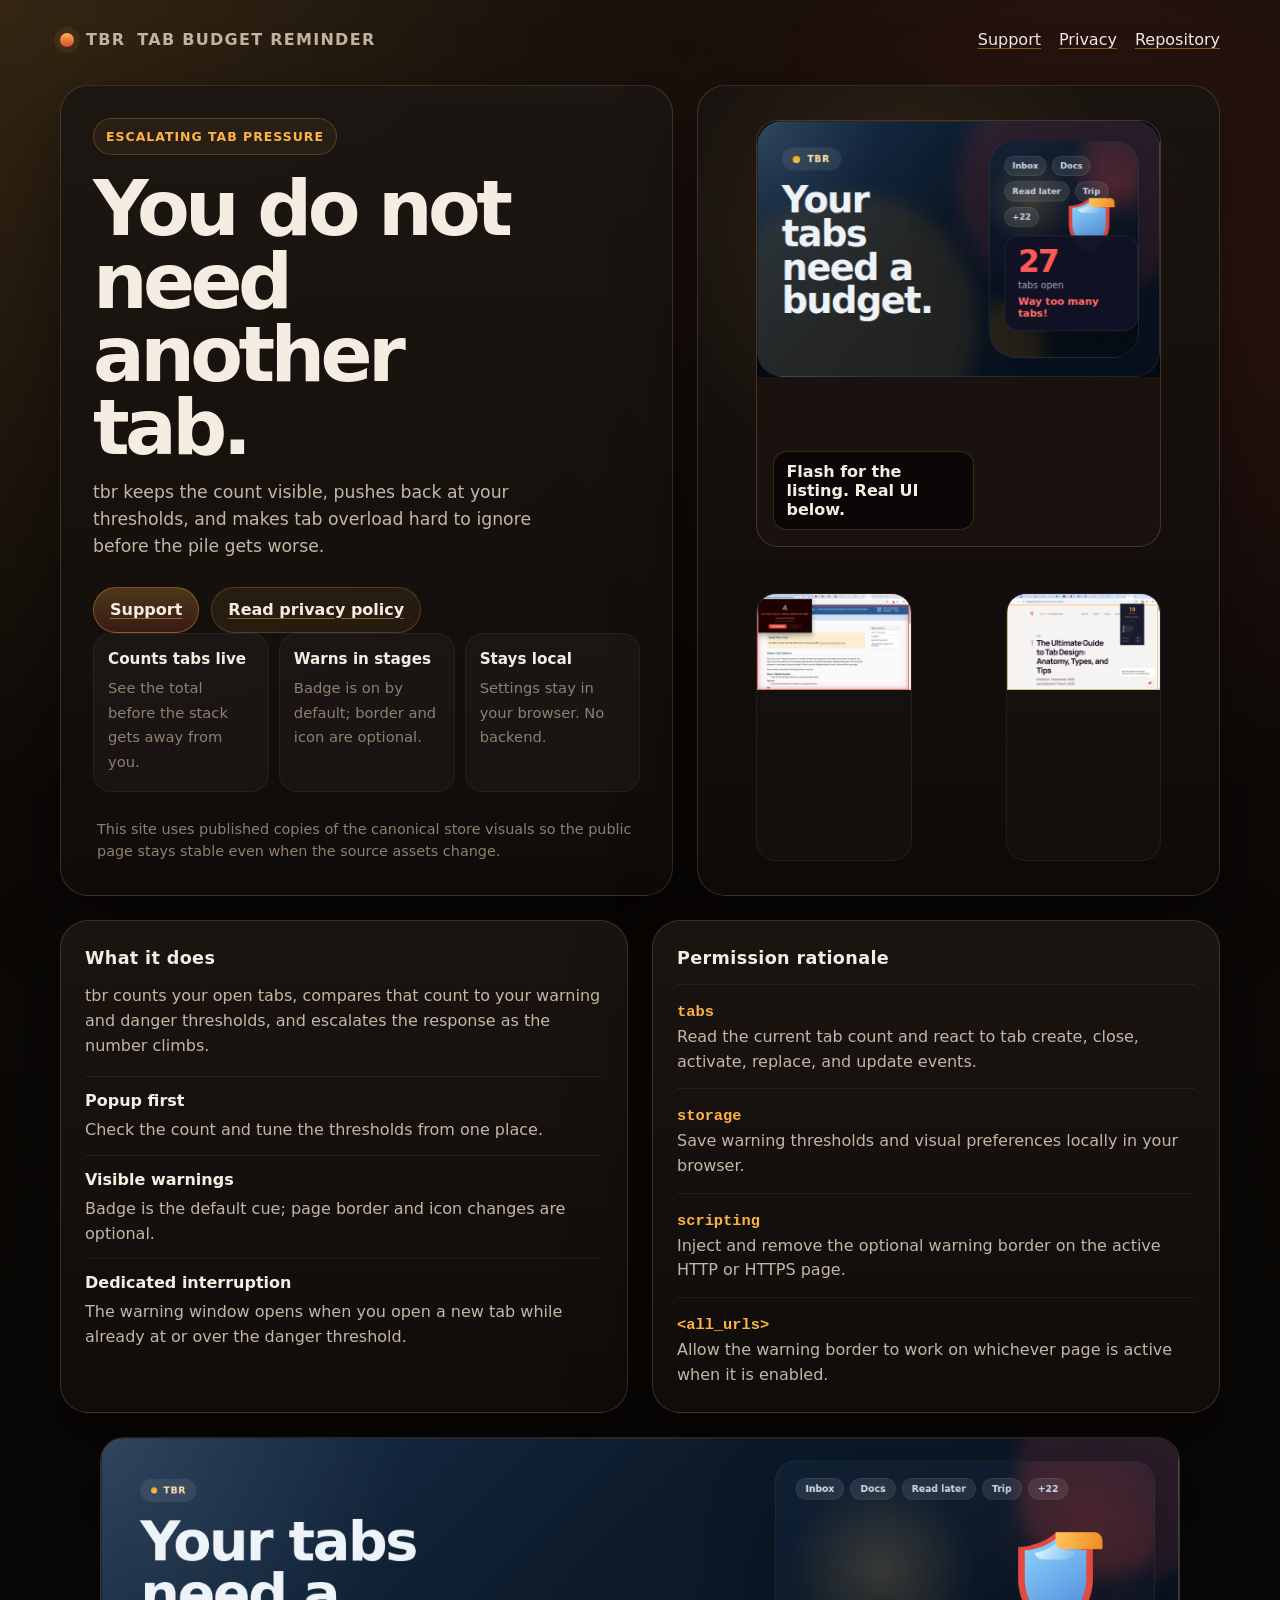
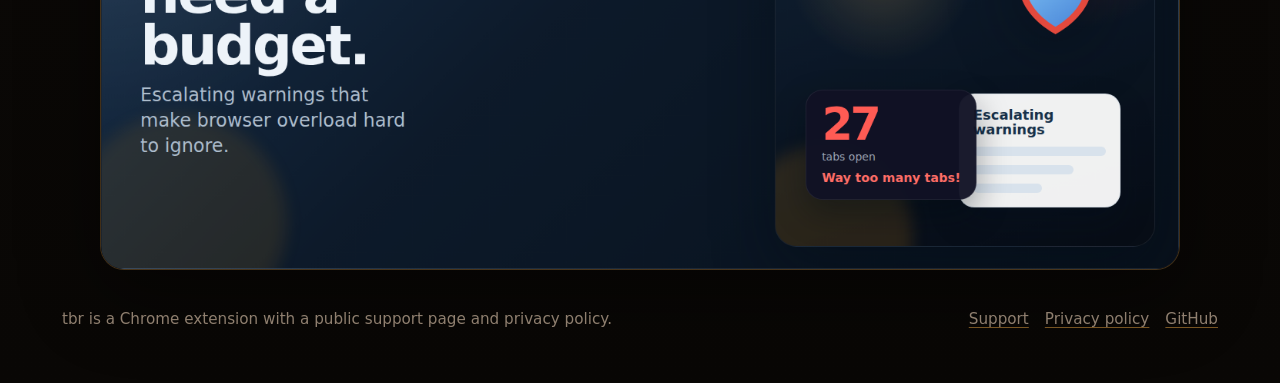
<file: docs/index.html>
<!doctype html>
<html lang="en">
  <head>
    <meta charset="utf-8" />
    <meta name="viewport" content="width=device-width, initial-scale=1" />
    <title>tbr - Tab Budget Reminder</title>
    <meta
      name="description"
      content="Chrome extension that keeps tab overload visible with escalating warnings, a live tab count, and a dedicated warning window."
    />
    <style>
      :root {
        color-scheme: dark;
        --bg: #090705;
        --bg-2: #120f0c;
        --panel: rgba(20, 16, 13, 0.88);
        --panel-strong: #17120f;
        --line: rgba(255, 217, 166, 0.16);
        --text: #f5ede2;
        --muted: #c5b5a4;
        --soft: #8f7f6f;
        --amber: #ffb347;
        --amber-2: #ff8a1f;
        --red: #d74a3a;
        --shadow: 0 24px 80px rgba(0, 0, 0, 0.45);
      }

      * {
        box-sizing: border-box;
      }

      html {
        scroll-behavior: smooth;
      }

      body {
        margin: 0;
        color: var(--text);
        background:
          radial-gradient(circle at top left, rgba(255, 179, 71, 0.16), transparent 34%),
          radial-gradient(circle at 85% 12%, rgba(215, 74, 58, 0.18), transparent 28%),
          linear-gradient(180deg, #0e0b09 0%, var(--bg) 100%);
        font: 16px/1.55 system-ui, -apple-system, BlinkMacSystemFont, "Segoe UI", sans-serif;
      }

      a {
        color: inherit;
        text-decoration-color: rgba(255, 179, 71, 0.45);
        text-underline-offset: 0.18em;
      }

      a:hover {
        color: var(--amber);
      }

      .wrap {
        width: min(1160px, calc(100% - 32px));
        margin: 0 auto;
        padding: 28px 0 56px;
      }

      header,
      main,
      footer {
        position: relative;
        z-index: 1;
      }

      .topbar {
        display: flex;
        align-items: center;
        justify-content: space-between;
        gap: 16px;
        margin-bottom: 32px;
      }

      .brand {
        display: inline-flex;
        align-items: center;
        gap: 12px;
        font-weight: 700;
        letter-spacing: 0.08em;
        text-transform: uppercase;
        color: var(--muted);
      }

      .brand-mark {
        width: 14px;
        height: 14px;
        border-radius: 50%;
        background: linear-gradient(180deg, var(--amber), var(--red));
        box-shadow: 0 0 0 6px rgba(255, 179, 71, 0.08);
      }

      .toplinks {
        display: flex;
        gap: 18px;
        flex-wrap: wrap;
        justify-content: flex-end;
      }

      .hero {
        display: grid;
        grid-template-columns: 1.08fr 0.92fr;
        gap: 24px;
        align-items: stretch;
      }

      .panel {
        background: linear-gradient(180deg, rgba(28, 22, 18, 0.92), rgba(17, 13, 11, 0.92));
        border: 1px solid var(--line);
        border-radius: 28px;
        box-shadow: var(--shadow);
        overflow: hidden;
      }

      .hero-copy {
        padding: 32px;
        display: flex;
        flex-direction: column;
        justify-content: space-between;
        gap: 28px;
        min-height: 100%;
      }

      .eyebrow {
        display: inline-flex;
        align-items: center;
        gap: 10px;
        width: fit-content;
        padding: 8px 12px;
        border-radius: 999px;
        border: 1px solid rgba(255, 179, 71, 0.22);
        background: rgba(255, 179, 71, 0.06);
        color: var(--amber);
        letter-spacing: 0.08em;
        text-transform: uppercase;
        font-size: 0.78rem;
        font-weight: 700;
      }

      h1 {
        margin: 18px 0 14px;
        font-size: clamp(3rem, 6vw, 5.8rem);
        line-height: 0.95;
        letter-spacing: -0.06em;
        max-width: 9ch;
      }

      .lede {
        margin: 0;
        max-width: 40ch;
        font-size: 1.08rem;
        color: var(--muted);
      }

      .cta-row {
        display: flex;
        gap: 12px;
        flex-wrap: wrap;
      }

      .btn {
        display: inline-flex;
        align-items: center;
        justify-content: center;
        min-height: 46px;
        padding: 0 16px;
        border-radius: 999px;
        border: 1px solid rgba(255, 179, 71, 0.22);
        background: rgba(255, 179, 71, 0.08);
        color: var(--text);
        font-weight: 650;
      }

      .btn.primary {
        background: linear-gradient(180deg, rgba(255, 179, 71, 0.24), rgba(215, 74, 58, 0.2));
        border-color: rgba(255, 179, 71, 0.34);
      }

      .hero-note {
        display: grid;
        grid-template-columns: repeat(3, minmax(0, 1fr));
        gap: 10px;
      }

      .note {
        padding: 14px 14px 16px;
        border-radius: 18px;
        background: rgba(255, 255, 255, 0.03);
        border: 1px solid rgba(255, 255, 255, 0.05);
      }

      .note strong {
        display: block;
        margin-bottom: 4px;
        font-size: 0.95rem;
      }

      .note span {
        color: var(--soft);
        font-size: 0.92rem;
      }

      .visual-note {
        margin: -2px 4px 0;
        color: var(--soft);
        font-size: 0.9rem;
      }

      .visual {
        padding: 18px;
        display: grid;
        gap: 14px;
        background:
          radial-gradient(circle at 40% 20%, rgba(255, 179, 71, 0.12), transparent 34%),
          linear-gradient(180deg, rgba(26, 20, 16, 0.98), rgba(15, 11, 9, 0.98));
      }

      .anchor {
        position: relative;
        border-radius: 22px;
        overflow: hidden;
        border: 1px solid rgba(255, 179, 71, 0.22);
        background: #1a120e;
        min-height: 0;
      }

      .anchor img,
      .shot img,
      .marquee img {
        display: block;
        width: 100%;
        height: auto;
      }

      .anchor .caption {
        position: absolute;
        left: 16px;
        bottom: 16px;
        max-width: 18ch;
        padding: 10px 12px;
        border-radius: 14px;
        background: rgba(8, 6, 5, 0.82);
        border: 1px solid rgba(255, 179, 71, 0.2);
        font-weight: 700;
        line-height: 1.2;
      }

      .shots {
        display: grid;
        grid-template-columns: 1fr 1fr;
        gap: 14px;
      }

      .shot {
        overflow: hidden;
        border-radius: 20px;
        border: 1px solid rgba(255, 255, 255, 0.06);
        background: rgba(255, 255, 255, 0.02);
      }

      .section {
        margin-top: 24px;
        display: grid;
        grid-template-columns: 1fr 1fr;
        gap: 24px;
      }

      .section .panel {
        padding: 24px;
      }

      h2 {
        margin: 0 0 12px;
        font-size: 1.1rem;
        letter-spacing: 0.02em;
      }

      .copy {
        color: var(--muted);
        margin: 0;
      }

      .list {
        margin: 18px 0 0;
        padding: 0;
        list-style: none;
        display: grid;
        gap: 12px;
      }

      .list li {
        padding-top: 12px;
        border-top: 1px solid rgba(255, 255, 255, 0.06);
      }

      .list strong {
        display: block;
        margin-bottom: 4px;
        color: var(--text);
      }

      .permission {
        display: grid;
        gap: 14px;
      }

      .permission article {
        padding: 14px 0 0;
        border-top: 1px solid rgba(255, 255, 255, 0.06);
      }

      .permission code {
        color: var(--amber);
        font-size: 0.96em;
      }

      .marquee {
        margin-top: 24px;
        border-radius: 24px;
        overflow: hidden;
        border: 1px solid rgba(255, 179, 71, 0.2);
      }

      .footer {
        display: flex;
        justify-content: space-between;
        gap: 18px;
        flex-wrap: wrap;
        padding: 22px 2px 0;
        color: var(--soft);
        font-size: 0.95rem;
      }

      .footer-links {
        display: flex;
        gap: 16px;
        flex-wrap: wrap;
      }

      @media (max-width: 920px) {
        .hero,
        .section {
          grid-template-columns: 1fr;
        }

        h1 {
          max-width: none;
        }
      }

      @media (max-width: 640px) {
        .wrap {
          width: min(100% - 20px, 1160px);
          padding-top: 14px;
        }

        .topbar {
          flex-direction: column;
          align-items: flex-start;
        }

        .toplinks {
          justify-content: flex-start;
        }

        .hero-copy,
        .section .panel {
          padding: 20px;
        }

        .hero-note,
        .shots {
          grid-template-columns: 1fr;
        }

        h1 {
          font-size: clamp(2.6rem, 15vw, 4rem);
        }
      }
    </style>
  </head>
  <body>
    <div class="wrap">
      <header class="topbar">
        <div class="brand" aria-label="tbr Tab Budget Reminder">
          <span class="brand-mark" aria-hidden="true"></span>
          <span>tbr</span>
          <span>Tab Budget Reminder</span>
        </div>
        <nav class="toplinks" aria-label="Primary">
          <a href="https://github.com/CabaVarga/tbr/issues">Support</a>
          <a href="./privacy/">Privacy</a>
          <a href="https://github.com/CabaVarga/tbr">Repository</a>
        </nav>
      </header>

      <main>
        <section class="hero">
          <div class="panel hero-copy">
            <div>
              <div class="eyebrow">Escalating tab pressure</div>
              <h1>You do not need another tab.</h1>
              <p class="lede">
                tbr keeps the count visible, pushes back at your thresholds, and
                makes tab overload hard to ignore before the pile gets worse.
              </p>
            </div>

            <div>
              <div class="cta-row">
                <a class="btn primary" href="https://github.com/CabaVarga/tbr/issues">Support</a>
                <a class="btn" href="./privacy/">Read privacy policy</a>
              </div>
              <div class="hero-note" aria-label="Product summary">
                <div class="note">
                  <strong>Counts tabs live</strong>
                  <span>See the total before the stack gets away from you.</span>
                </div>
                <div class="note">
                  <strong>Warns in stages</strong>
                  <span>Badge is on by default; border and icon are optional.</span>
                </div>
                <div class="note">
                  <strong>Stays local</strong>
                  <span>Settings stay in your browser. No backend.</span>
                </div>
              </div>
            </div>
            <p class="visual-note">
              This site uses published copies of the canonical store visuals so
              the public page stays stable even when the source assets change.
            </p>
          </div>

          <div class="panel visual">
            <figure class="anchor">
              <img
                src="assets/store-visuals/promo-tile-small-440x280.png"
                alt="Illustrated promo tile for tbr using the shield icon and warning-first tab budget concept"
              />
              <figcaption class="caption">Flash for the listing. Real UI below.</figcaption>
            </figure>
            <div class="shots" aria-label="Supporting screenshots">
              <figure class="shot">
                <img
                  src="assets/store-visuals/screenshot-02-warning-window.png"
                  width="1280"
                  height="800"
                  loading="lazy"
                  decoding="async"
                  alt="Warning window shown when a new tab opens while the tab count is already at or over the danger threshold"
                />
              </figure>
              <figure class="shot">
                <img
                  src="assets/store-visuals/screenshot-03-settings.png"
                  width="1280"
                  height="800"
                  loading="lazy"
                  decoding="async"
                  alt="Settings view for warning thresholds and visual alerts"
                />
              </figure>
            </div>
          </div>
        </section>

        <section class="section">
          <article class="panel">
            <h2>What it does</h2>
            <p class="copy">
              tbr counts your open tabs, compares that count to your warning and
              danger thresholds, and escalates the response as the number climbs.
            </p>
            <ul class="list">
              <li>
                <strong>Popup first</strong>
                <span class="copy">Check the count and tune the thresholds from one place.</span>
              </li>
              <li>
                <strong>Visible warnings</strong>
                <span class="copy">Badge is the default cue; page border and icon changes are optional.</span>
              </li>
              <li>
                <strong>Dedicated interruption</strong>
                <span class="copy">The warning window opens when you open a new tab while already at or over the danger threshold.</span>
              </li>
            </ul>
          </article>

          <article class="panel">
            <h2>Permission rationale</h2>
            <div class="permission">
              <article>
                <strong><code>tabs</code></strong>
                <p class="copy">Read the current tab count and react to tab create, close, activate, replace, and update events.</p>
              </article>
              <article>
                <strong><code>storage</code></strong>
                <p class="copy">Save warning thresholds and visual preferences locally in your browser.</p>
              </article>
              <article>
                <strong><code>scripting</code></strong>
                <p class="copy">Inject and remove the optional warning border on the active HTTP or HTTPS page.</p>
              </article>
              <article>
                <strong><code>&lt;all_urls&gt;</code></strong>
                <p class="copy">Allow the warning border to work on whichever page is active when it is enabled.</p>
              </article>
            </div>
          </article>
        </section>

        <figure class="marquee panel" aria-label="Promo marquee">
          <img
            src="assets/store-visuals/promo-marquee-1400x560.png"
            width="1400"
            height="560"
            loading="lazy"
            decoding="async"
            alt="Promotional banner for tbr showing the warning-first tab budget reminder concept"
          />
        </figure>
      </main>

      <footer class="footer">
        <div>tbr is a Chrome extension with a public support page and privacy policy.</div>
        <div class="footer-links">
          <a href="https://github.com/CabaVarga/tbr/issues">Support</a>
          <a href="./privacy/">Privacy policy</a>
          <a href="https://github.com/CabaVarga/tbr">GitHub</a>
        </div>
      </footer>
    </div>
  </body>
</html>
</file>
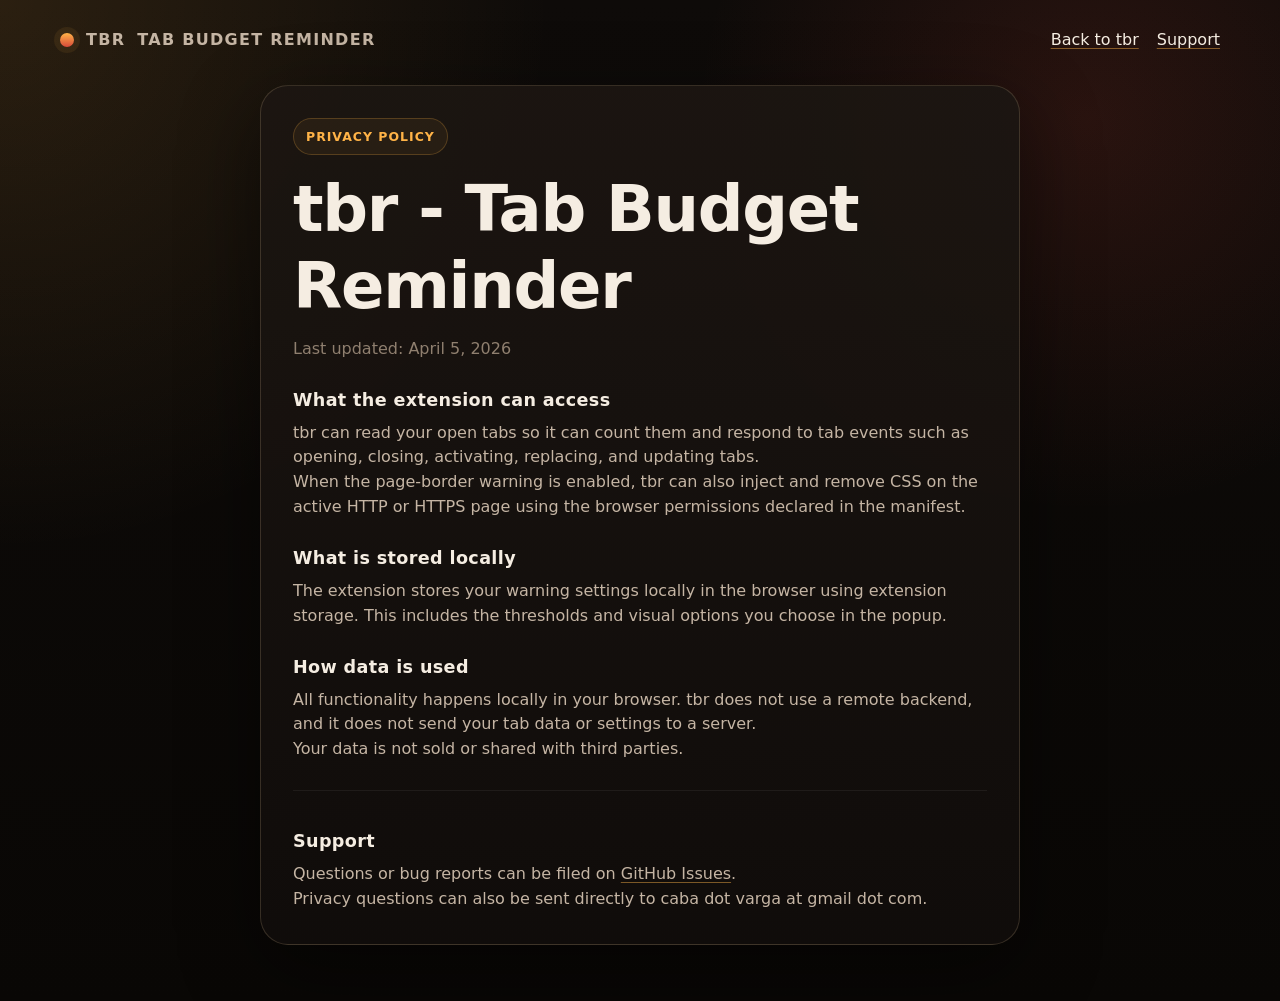
<file: docs/privacy/index.html>
<!doctype html>
<html lang="en">
  <head>
    <meta charset="utf-8" />
    <meta name="viewport" content="width=device-width, initial-scale=1" />
    <title>tbr Privacy Policy | Tab Budget Reminder</title>
    <meta
      name="description"
      content="Privacy policy for tbr, a Chrome extension with local-first tab warnings and no backend."
    />
    <style>
      :root {
        color-scheme: dark;
        --bg: #090705;
        --bg-2: #120f0c;
        --panel: rgba(20, 16, 13, 0.88);
        --line: rgba(255, 217, 166, 0.16);
        --text: #f5ede2;
        --muted: #c5b5a4;
        --soft: #8f7f6f;
        --amber: #ffb347;
        --shadow: 0 24px 80px rgba(0, 0, 0, 0.45);
      }

      * {
        box-sizing: border-box;
      }

      body {
        margin: 0;
        color: var(--text);
        background:
          radial-gradient(circle at top left, rgba(255, 179, 71, 0.12), transparent 34%),
          radial-gradient(circle at 85% 12%, rgba(215, 74, 58, 0.14), transparent 28%),
          linear-gradient(180deg, #0e0b09 0%, var(--bg) 100%);
        font: 16px/1.55 system-ui, -apple-system, BlinkMacSystemFont, "Segoe UI", sans-serif;
      }

      a {
        color: inherit;
        text-decoration-color: rgba(255, 179, 71, 0.45);
        text-underline-offset: 0.18em;
      }

      a:hover {
        color: var(--amber);
      }

      .wrap {
        width: min(1160px, calc(100% - 32px));
        margin: 0 auto;
        padding: 28px 0 56px;
      }

      header,
      main {
        position: relative;
        z-index: 1;
      }

      .topbar {
        display: flex;
        align-items: center;
        justify-content: space-between;
        gap: 16px;
        margin-bottom: 32px;
      }

      .brand {
        display: inline-flex;
        align-items: center;
        gap: 12px;
        font-weight: 700;
        letter-spacing: 0.08em;
        text-transform: uppercase;
        color: var(--muted);
      }

      .brand-mark {
        width: 14px;
        height: 14px;
        border-radius: 50%;
        background: linear-gradient(180deg, var(--amber), #d74a3a);
        box-shadow: 0 0 0 6px rgba(255, 179, 71, 0.08);
      }

      .toplinks {
        display: flex;
        gap: 18px;
        flex-wrap: wrap;
        justify-content: flex-end;
      }

      .panel {
        background: linear-gradient(180deg, rgba(28, 22, 18, 0.92), rgba(17, 13, 11, 0.92));
        border: 1px solid var(--line);
        border-radius: 28px;
        box-shadow: var(--shadow);
        overflow: hidden;
      }

      .privacy {
        max-width: 760px;
        margin: 0 auto;
        padding: 32px;
      }

      .eyebrow {
        display: inline-flex;
        align-items: center;
        gap: 10px;
        width: fit-content;
        margin-bottom: 16px;
        padding: 8px 12px;
        border-radius: 999px;
        border: 1px solid rgba(255, 179, 71, 0.22);
        background: rgba(255, 179, 71, 0.06);
        color: var(--amber);
        letter-spacing: 0.08em;
        text-transform: uppercase;
        font-size: 0.78rem;
        font-weight: 700;
      }

      h1,
      h2 {
        line-height: 1.2;
        letter-spacing: -0.02em;
      }

      h1 {
        margin: 0 0 12px;
        font-size: clamp(2.4rem, 5vw, 4rem);
      }

      h2 {
        margin: 28px 0 10px;
        font-size: 1.1rem;
        letter-spacing: 0.02em;
      }

      .copy {
        margin: 0;
        color: var(--muted);
      }

      .meta {
        margin: 0 0 24px;
        color: var(--soft);
      }

      .back {
        display: inline-block;
        margin-bottom: 18px;
        font-weight: 650;
      }

      .support {
        border-top: 1px solid rgba(255, 255, 255, 0.06);
        margin-top: 28px;
        padding-top: 12px;
      }

      @media (max-width: 640px) {
        .wrap {
          width: min(100% - 20px, 1160px);
          padding-top: 14px;
        }

        .topbar {
          flex-direction: column;
          align-items: flex-start;
        }

        .toplinks {
          justify-content: flex-start;
        }

        .privacy {
          padding: 20px;
        }
      }
    </style>
  </head>
  <body>
    <div class="wrap">
      <header class="topbar">
        <div class="brand" aria-label="tbr Tab Budget Reminder">
          <span class="brand-mark" aria-hidden="true"></span>
          <span>tbr</span>
          <span>Tab Budget Reminder</span>
        </div>
        <nav class="toplinks" aria-label="Primary">
          <a href="../">Back to tbr</a>
          <a href="https://github.com/CabaVarga/tbr/issues">Support</a>
        </nav>
      </header>

      <main>
        <article class="panel privacy">
          <div class="eyebrow">Privacy policy</div>
          <h1>tbr - Tab Budget Reminder</h1>
          <p class="meta">Last updated: April 5, 2026</p>

          <h2>What the extension can access</h2>
          <p class="copy">
            tbr can read your open tabs so it can count them and respond to tab
            events such as opening, closing, activating, replacing, and updating
            tabs.
          </p>
          <p class="copy">
            When the page-border warning is enabled, tbr can also inject and
            remove CSS on the active HTTP or HTTPS page using the browser
            permissions declared in the manifest.
          </p>

          <h2>What is stored locally</h2>
          <p class="copy">
            The extension stores your warning settings locally in the browser
            using extension storage. This includes the thresholds and visual
            options you choose in the popup.
          </p>

          <h2>How data is used</h2>
          <p class="copy">
            All functionality happens locally in your browser. tbr does not use
            a remote backend, and it does not send your tab data or settings to
            a server.
          </p>
          <p class="copy">
            Your data is not sold or shared with third parties.
          </p>

          <section class="support" aria-labelledby="support-title">
            <h2 id="support-title">Support</h2>
            <p class="copy">
              Questions or bug reports can be filed on
              <a href="https://github.com/CabaVarga/tbr/issues">GitHub Issues</a>.
            </p>
            <p class="copy">
              Privacy questions can also be sent directly to caba dot varga at gmail dot com.
            </p>
          </section>
        </article>
      </main>
    </div>
  </body>
</html>
</file>
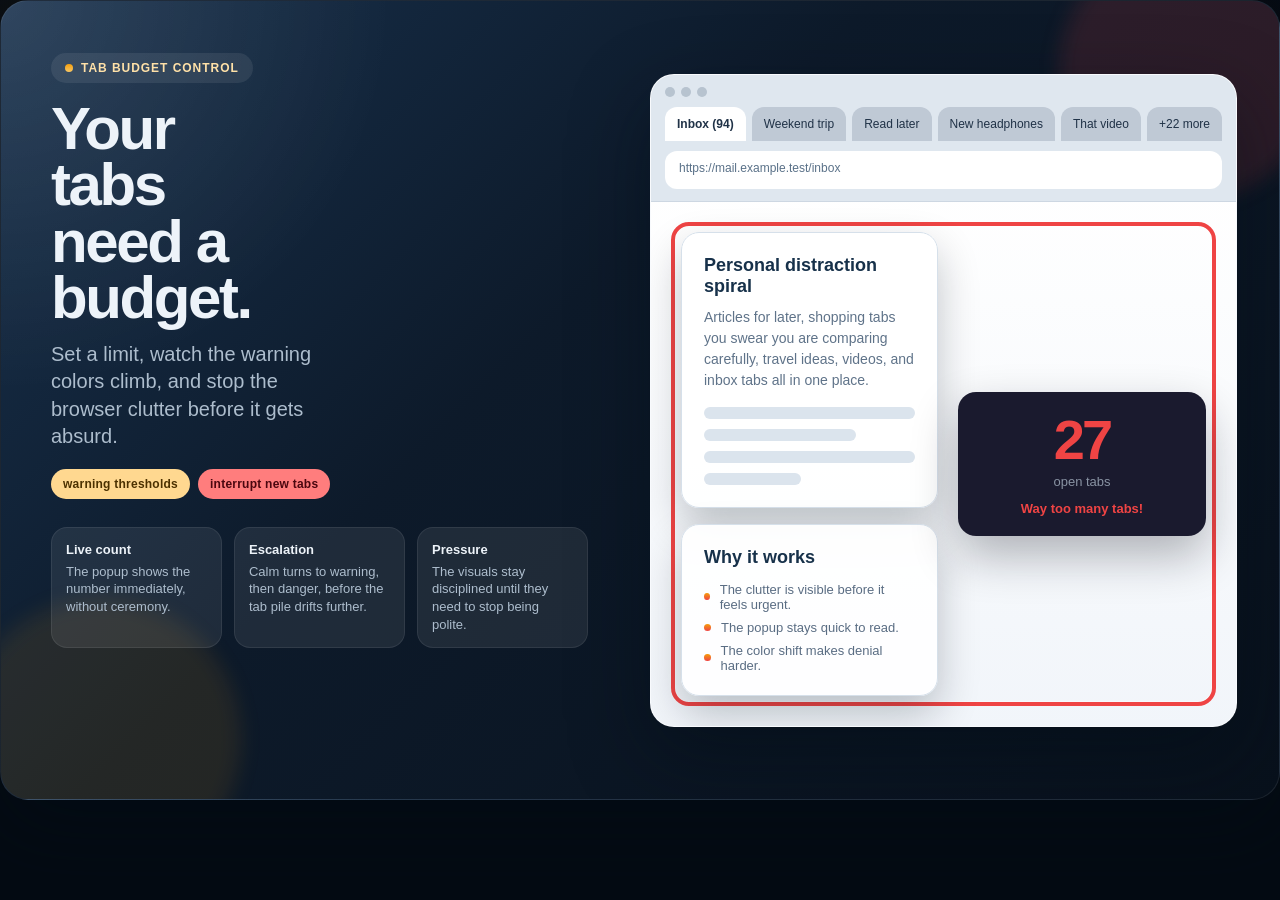
<file: store-visuals/source/index.html>
<!DOCTYPE html>
<html lang="en">
<head>
  <meta charset="UTF-8">
  <meta name="viewport" content="width=device-width, initial-scale=1.0">
  <title>tbr store visuals</title>
  <link rel="icon" href="data:image/svg+xml,%3Csvg xmlns='http://www.w3.org/2000/svg' viewBox='0 0 64 64'%3E%3Crect width='64' height='64' rx='14' fill='%23111c2d'/%3E%3Ctext x='32' y='42' text-anchor='middle' font-size='34' fill='%23ef4444'%3E27%3C/text%3E%3C/svg%3E">
  <link rel="stylesheet" href="./styles.css">
</head>
<body>
  <main id="app" aria-live="polite"></main>
  <script type="module" src="./render.js"></script>
</body>
</html>
</file>
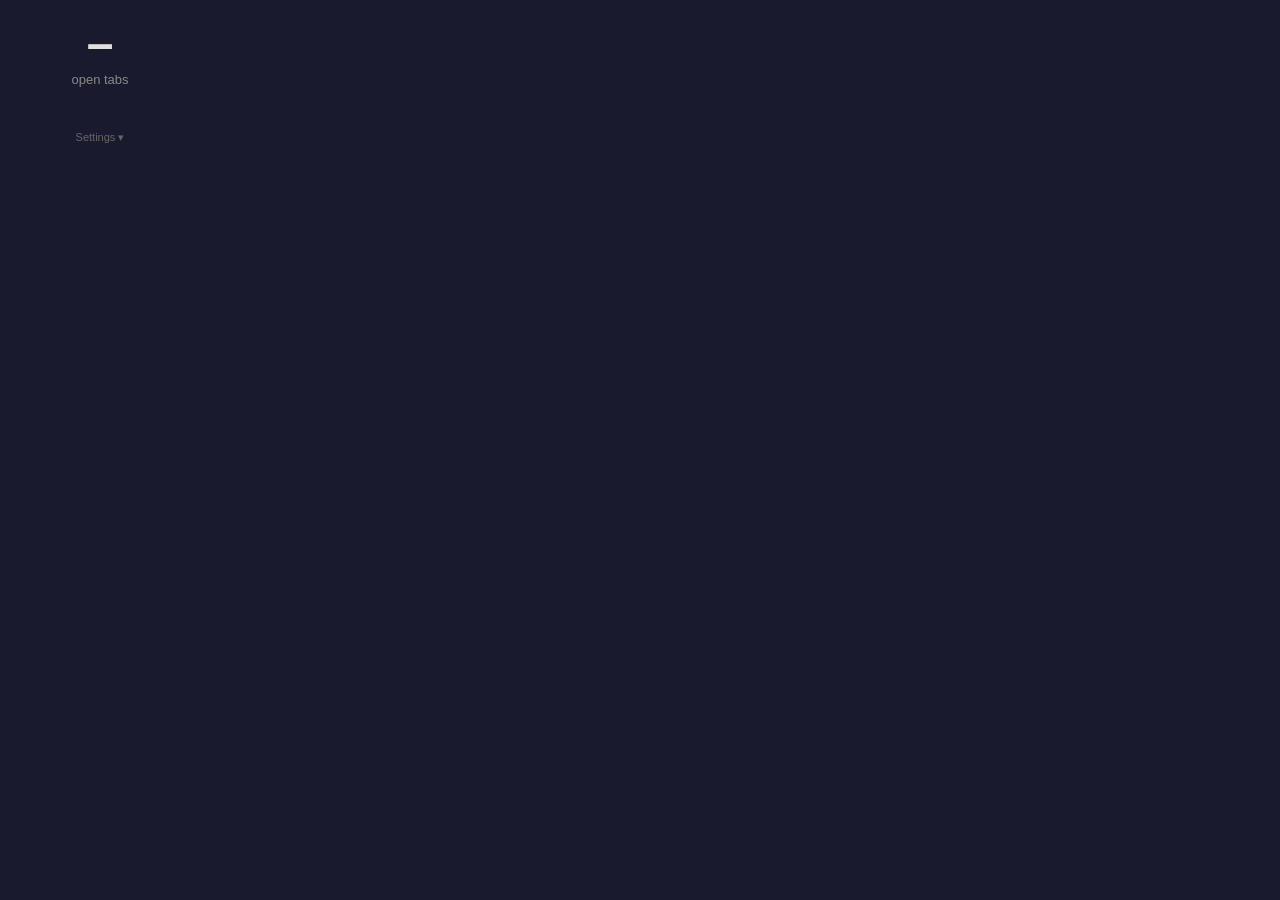
<file: popup.html>
<!DOCTYPE html>
<html lang="en">
<head>
  <meta charset="UTF-8">
  <link rel="stylesheet" href="popup.css">
</head>
<body>
  <div id="container">
    <div id="count">–</div>
    <div id="label">open tabs</div>
    <div id="message"></div>
  </div>
  <div id="settings-toggle">Settings <span id="arrow">&#9662;</span></div>
  <div id="settings" class="collapsed">
    <div class="group">
      <div class="group-title">Warnings</div>
      <div class="setting">
        <label><input type="checkbox" id="opt-badge"><span>Badge color</span></label>
      </div>
      <div class="setting">
        <label><input type="checkbox" id="opt-pageBorder"><span>Page border</span></label>
      </div>
      <div class="setting">
        <label><input type="checkbox" id="opt-dynamicIcon"><span>Icon color</span></label>
      </div>
    </div>
    <div class="group">
      <div class="group-title">Thresholds</div>
      <div class="limit">
        <label for="limit-warn">Warning at</label>
        <input type="number" id="limit-warn" min="1" max="50">
      </div>
      <div class="limit">
        <label for="limit-danger">Danger at</label>
        <input type="number" id="limit-danger" min="2" max="100">
      </div>
    </div>
  </div>
  <script src="settings.js"></script>
  <script src="popup.js"></script>
</body>
</html>
</file>
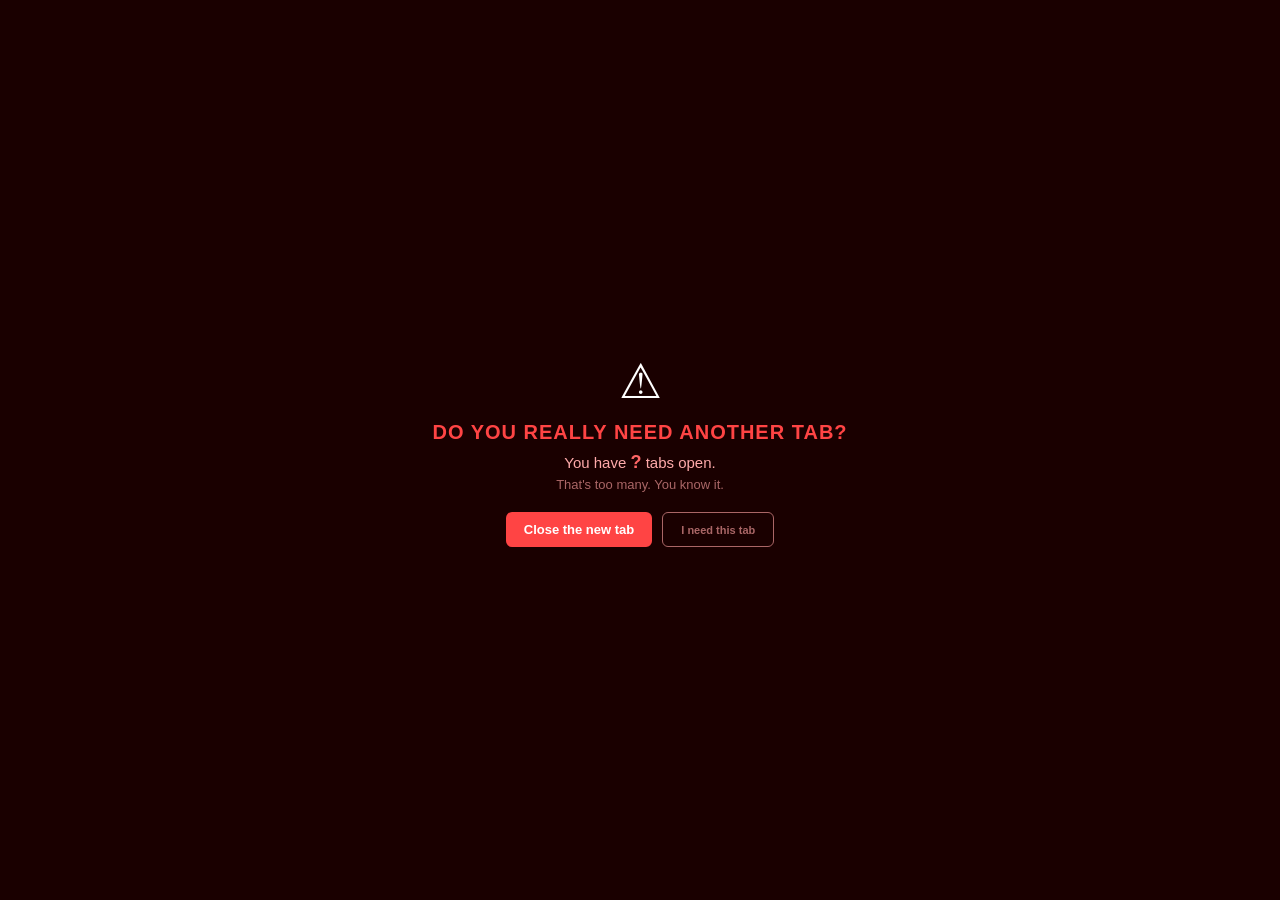
<file: warning.html>
<!DOCTYPE html>
<html lang="en">
<head>
  <meta charset="UTF-8">
  <link rel="stylesheet" href="warning.css">
</head>
<body>
  <div id="container">
    <div id="icon">&#9888;</div>
    <h1>Do you REALLY need another tab?</h1>
    <p id="count-msg">You have <span id="count">?</span> tabs open.</p>
    <p id="subtitle">That's too many. You know it.</p>
    <div id="buttons">
      <button id="close-tab">Close the new tab</button>
      <button id="keep-tab">I need this tab</button>
    </div>
  </div>
  <script src="warning.js"></script>
</body>
</html>
</file>
<file: store-visuals/source/styles.css>
:root {
  --scene-width: 1280px;
  --scene-height: 800px;
  --bg-deep: #07111b;
  --bg-navy: #112338;
  --bg-panel: #0d1a2a;
  --surface: #f7f9fc;
  --surface-line: #d6e0ea;
  --text-strong: #edf3f9;
  --text-soft: #adbdcd;
  --text-ink: #17314a;
  --warn: #f59e0b;
  --danger: #ef4444;
  --danger-dark: #5d1118;
  --good: #6bcb77;
  --shadow-heavy: 0 28px 80px rgba(3, 11, 21, 0.42);
  --shadow-card: 0 18px 42px rgba(6, 16, 28, 0.24);
}

* {
  box-sizing: border-box;
}

html,
body {
  margin: 0;
  min-height: 100%;
  background:
    radial-gradient(circle at 15% 10%, rgba(245, 158, 11, 0.08), transparent 24%),
    radial-gradient(circle at 80% 12%, rgba(239, 68, 68, 0.1), transparent 24%),
    #040b13;
  font-family: "Avenir Next", "Segoe UI", "Helvetica Neue", sans-serif;
}

body {
  display: grid;
  place-items: center;
}

#app {
  width: var(--scene-width);
  height: var(--scene-height);
}

.scene {
  position: relative;
  width: 100%;
  height: 100%;
  overflow: hidden;
  border-radius: 28px;
  border: 1px solid rgba(255, 255, 255, 0.08);
  background:
    radial-gradient(circle at top left, rgba(255, 255, 255, 0.1), transparent 26%),
    linear-gradient(135deg, #18314d 0%, #0d1a2a 42%, #08111c 100%);
  box-shadow: var(--shadow-heavy);
  color: var(--text-strong);
}

.scene::before,
.scene::after {
  content: "";
  position: absolute;
  pointer-events: none;
  border-radius: 999px;
  filter: blur(10px);
}

.scene::before {
  inset: auto auto -80px -40px;
  width: 280px;
  height: 280px;
  background: rgba(245, 158, 11, 0.1);
}

.scene::after {
  inset: -60px -40px auto auto;
  width: 260px;
  height: 260px;
  background: rgba(239, 68, 68, 0.14);
}

.scene.layout-screenshot {
  display: grid;
  grid-template-columns: 1.02fr 0.98fr;
}

.scene.layout-promo {
  display: grid;
  grid-template-columns: 1.15fr 0.85fr;
}

.scene.layout-marquee {
  display: grid;
  grid-template-columns: 1.25fr 0.75fr;
}

.hero-panel {
  position: relative;
  z-index: 1;
  display: flex;
  flex-direction: column;
  justify-content: space-between;
  padding: 52px 50px 44px;
}

.eyebrow {
  display: inline-flex;
  align-items: center;
  gap: 8px;
  width: fit-content;
  padding: 8px 14px;
  border-radius: 999px;
  background: rgba(255, 255, 255, 0.08);
  color: #ffe1a8;
  font-size: 12px;
  font-weight: 800;
  letter-spacing: 0.08em;
  text-transform: uppercase;
}

.eyebrow::before {
  content: "";
  width: 8px;
  height: 8px;
  border-radius: 50%;
  background: linear-gradient(180deg, var(--warn), #f7c766);
}

.headline {
  margin: 18px 0 14px;
  font-size: 60px;
  line-height: 0.94;
  letter-spacing: -0.04em;
  max-width: 7ch;
}

.subtitle {
  margin: 0;
  max-width: 27ch;
  font-size: 20px;
  line-height: 1.38;
  color: var(--text-soft);
}

.chips {
  display: flex;
  gap: 8px;
  flex-wrap: wrap;
  margin-top: 18px;
}

.chip {
  display: inline-flex;
  align-items: center;
  min-height: 30px;
  padding: 6px 12px;
  border-radius: 999px;
  font-size: 12px;
  font-weight: 800;
  letter-spacing: 0.02em;
}

.chip.warn {
  background: #ffd890;
  color: #4c3100;
}

.chip.danger {
  background: #ff7d7d;
  color: #4b070f;
}

.detail-strip {
  display: grid;
  grid-template-columns: repeat(3, minmax(0, 1fr));
  gap: 12px;
  margin-top: 28px;
}

.detail-card {
  padding: 14px;
  border-radius: 16px;
  background: rgba(255, 255, 255, 0.08);
  border: 1px solid rgba(255, 255, 255, 0.08);
}

.detail-card strong {
  display: block;
  margin-bottom: 6px;
  font-size: 13px;
}

.detail-card span {
  display: block;
  color: var(--text-soft);
  font-size: 13px;
  line-height: 1.35;
}

.browser-shell {
  position: relative;
  z-index: 1;
  padding: 36px 42px 36px 12px;
  display: flex;
  align-items: center;
}

.browser {
  width: 100%;
  border-radius: 24px;
  overflow: hidden;
  border: 1px solid rgba(255, 255, 255, 0.14);
  background: var(--surface);
  box-shadow: var(--shadow-heavy);
}

.browser-top {
  background: #dfe7ef;
  border-bottom: 1px solid #cdd7e2;
  padding: 12px 14px 0;
}

.toolbar-dots {
  display: flex;
  gap: 6px;
  margin-bottom: 10px;
}

.toolbar-dots span {
  width: 10px;
  height: 10px;
  border-radius: 50%;
  background: #b7c3cf;
}

.tab-row {
  display: flex;
  align-items: end;
  gap: 6px;
  overflow: hidden;
}

.tab {
  display: inline-flex;
  align-items: center;
  max-width: 132px;
  min-height: 34px;
  padding: 8px 12px;
  border-radius: 12px 12px 0 0;
  background: #bfc9d5;
  color: #203247;
  font-size: 12px;
  white-space: nowrap;
  text-overflow: ellipsis;
  overflow: hidden;
}

.tab.active {
  background: #ffffff;
  font-weight: 800;
}

.address {
  margin-top: 10px;
  margin-bottom: 12px;
  min-height: 38px;
  padding: 10px 14px;
  border-radius: 12px;
  background: #ffffff;
  color: #5a7188;
  font-size: 12px;
}

.browser-body {
  position: relative;
  min-height: 490px;
  padding: 30px;
  background:
    linear-gradient(180deg, rgba(255, 255, 255, 0.95) 0%, rgba(241, 245, 250, 0.96) 100%);
}

.browser-body.danger-frame::before {
  content: "";
  position: absolute;
  inset: 20px;
  border: 4px solid var(--danger);
  border-radius: 18px;
  box-shadow: inset 0 0 0 1px rgba(255, 255, 255, 0.35);
}

.page-grid {
  position: relative;
  z-index: 1;
  display: grid;
  grid-template-columns: 1.04fr 0.96fr;
  gap: 20px;
}

.stack {
  display: grid;
  gap: 16px;
}

.content-card {
  padding: 22px;
  border-radius: 18px;
  border: 1px solid var(--surface-line);
  background: rgba(255, 255, 255, 0.94);
  box-shadow: var(--shadow-card);
}

.content-card h3 {
  margin: 0;
  font-size: 18px;
  color: var(--text-ink);
}

.content-card p {
  margin: 10px 0 0;
  color: #5f7389;
  font-size: 14px;
  line-height: 1.5;
}

.page-lines {
  display: grid;
  gap: 10px;
  margin-top: 16px;
}

.page-line {
  height: 12px;
  border-radius: 999px;
  background: #dbe4ed;
}

.page-line.long {
  width: 100%;
}

.page-line.medium {
  width: 72%;
}

.page-line.short {
  width: 46%;
}

.bullet-list {
  display: grid;
  gap: 8px;
  margin-top: 14px;
}

.bullet {
  display: flex;
  align-items: center;
  gap: 10px;
  color: #5a6d83;
  font-size: 13px;
}

.bullet::before {
  content: "";
  width: 7px;
  height: 7px;
  border-radius: 50%;
  background: linear-gradient(180deg, var(--warn), var(--danger));
}

.floating-device {
  position: relative;
  display: grid;
  place-items: center;
}

.popup-device {
  width: 248px;
  border-radius: 18px;
  overflow: hidden;
  box-shadow: 0 20px 46px rgba(12, 18, 30, 0.3);
}

.popup-frame {
  background: #1a1a2e;
  color: #e0e0e0;
  padding: 20px;
  text-align: center;
}

.popup-count {
  font-size: 56px;
  font-weight: 800;
  line-height: 1;
  letter-spacing: -0.05em;
}

.popup-count.ok {
  color: var(--good);
}

.popup-count.warn {
  color: var(--warn);
}

.popup-count.danger {
  color: var(--danger);
}

.popup-label {
  margin-top: 6px;
  color: #8993a3;
  font-size: 13px;
}

.popup-message {
  margin-top: 12px;
  font-size: 13px;
  font-weight: 800;
}

.popup-message.warn {
  color: var(--warn);
}

.popup-message.danger {
  color: var(--danger);
}

.settings-toggle {
  margin-top: 16px;
  color: #717b8c;
  font-size: 11px;
  text-transform: uppercase;
  letter-spacing: 0.08em;
}

.settings-panel {
  margin-top: 12px;
  padding-top: 12px;
  border-top: 1px solid #2b3449;
  display: grid;
  gap: 12px;
  text-align: left;
}

.settings-group-title {
  color: #697385;
  font-size: 10px;
  font-weight: 800;
  letter-spacing: 0.08em;
  text-transform: uppercase;
}

.setting-row,
.limit-row {
  display: flex;
  align-items: center;
  justify-content: space-between;
  gap: 10px;
  color: #bec7d5;
  font-size: 12px;
}

.toggle {
  width: 16px;
  height: 16px;
  border-radius: 5px;
  background: var(--good);
  box-shadow: inset 0 0 0 2px rgba(255, 255, 255, 0.18);
}

.limit-pill {
  min-width: 42px;
  padding: 4px 8px;
  border-radius: 999px;
  background: #273247;
  color: #f3f6fb;
  text-align: center;
  font-weight: 700;
}

.warning-card {
  width: 340px;
  padding: 22px;
  border-radius: 22px;
  background: linear-gradient(180deg, #240708 0%, #160304 100%);
  border: 1px solid rgba(255, 255, 255, 0.08);
  color: #fff0f0;
  text-align: center;
  box-shadow: 0 20px 48px rgba(12, 8, 8, 0.35);
}

.warning-icon {
  font-size: 42px;
  line-height: 1;
}

.warning-title {
  margin: 10px 0 8px;
  color: #ff6767;
  font-size: 28px;
  line-height: 1.04;
  text-transform: uppercase;
  letter-spacing: 0.03em;
}

.warning-copy {
  color: #e7afaf;
  font-size: 15px;
  line-height: 1.42;
}

.warning-actions {
  display: flex;
  gap: 10px;
  justify-content: center;
  margin-top: 18px;
}

.btn-primary,
.btn-ghost {
  min-height: 38px;
  padding: 10px 12px;
  border-radius: 10px;
  font-size: 12px;
  font-weight: 800;
}

.btn-primary {
  background: var(--danger);
  color: #fff;
}

.btn-ghost {
  border: 1px solid #ac6b6b;
  color: #ddb3b3;
}

.illustration-shell {
  position: relative;
  z-index: 1;
  padding: 28px 30px 28px 0;
  display: flex;
  align-items: center;
}

.promo-art {
  position: relative;
  width: 100%;
  height: 100%;
  min-height: 0;
  border-radius: 28px;
  overflow: hidden;
  background:
    radial-gradient(circle at 28% 28%, rgba(255, 200, 96, 0.18), transparent 24%),
    radial-gradient(circle at 82% 18%, rgba(227, 73, 61, 0.16), transparent 22%),
    linear-gradient(160deg, rgba(17, 34, 54, 0.88), rgba(7, 13, 22, 0.98));
  border: 1px solid rgba(255, 255, 255, 0.08);
  box-shadow: var(--shadow-heavy);
}

.promo-halo {
  position: absolute;
  border-radius: 999px;
  filter: blur(10px);
}

.promo-halo-warn {
  left: -10%;
  bottom: -26%;
  width: 46%;
  height: 52%;
  background: rgba(245, 158, 11, 0.14);
}

.promo-halo-danger {
  right: -8%;
  top: -16%;
  width: 44%;
  height: 46%;
  background: rgba(239, 68, 68, 0.16);
}

.promo-tabs-band {
  position: absolute;
  top: 22px;
  left: 26px;
  right: 26px;
  display: flex;
  gap: 8px;
  flex-wrap: wrap;
  z-index: 1;
}

.promo-tabs-band span {
  display: inline-flex;
  min-height: 28px;
  align-items: center;
  padding: 6px 12px;
  border-radius: 999px;
  background: rgba(255, 255, 255, 0.09);
  border: 1px solid rgba(255, 255, 255, 0.08);
  color: #c9d5e4;
  font-size: 12px;
  font-weight: 700;
}

.promo-icon-wrap {
  position: absolute;
  right: 12%;
  top: 23%;
  width: 44%;
  aspect-ratio: 1;
  display: grid;
  place-items: center;
  z-index: 2;
}

.brand-mark {
  width: 100%;
  height: 100%;
  filter: drop-shadow(0 22px 44px rgba(2, 8, 16, 0.42));
}

.promo-count-card {
  position: absolute;
  left: 12%;
  bottom: 14%;
  z-index: 3;
  min-width: 180px;
  padding: 18px 20px;
  border-radius: 22px;
  background: rgba(17, 18, 36, 0.96);
  border: 1px solid rgba(255, 255, 255, 0.08);
  box-shadow: 0 18px 40px rgba(4, 10, 18, 0.36);
}

.promo-count {
  color: #ff5b54;
  font-size: 58px;
  font-weight: 900;
  line-height: 0.9;
  letter-spacing: -0.06em;
}

.promo-count-label {
  margin-top: 8px;
  color: #9aa4b6;
  font-size: 14px;
}

.promo-count-message {
  margin-top: 10px;
  color: #ff6d66;
  font-size: 16px;
  font-weight: 800;
}

.promo-mini-panel {
  position: absolute;
  right: 9%;
  bottom: 10%;
  z-index: 2;
  width: 210px;
  padding: 18px;
  border-radius: 20px;
  background: rgba(255, 255, 255, 0.94);
  border: 1px solid rgba(214, 224, 234, 0.8);
  box-shadow: var(--shadow-card);
}

.promo-mini-title {
  color: var(--text-ink);
  font-size: 18px;
  font-weight: 800;
  line-height: 1.05;
}

.promo-mini-line {
  margin-top: 12px;
  height: 12px;
  border-radius: 999px;
  background: #d8e2ec;
}

.promo-mini-line.long {
  width: 100%;
}

.promo-mini-line.medium {
  width: 76%;
}

.promo-mini-line.short {
  width: 52%;
}

.promo-support {
  position: absolute;
  left: 52px;
  right: 52px;
  bottom: 34px;
  z-index: 1;
  margin: 0;
  color: #9eb1c5;
  font-size: 18px;
  line-height: 1.35;
  max-width: 28ch;
}

.scene.layout-promo .hero-panel,
.scene.layout-marquee .hero-panel {
  padding-right: 18px;
}

.scene.layout-promo .hero-panel {
  padding: 28px 18px 24px 26px;
}

.scene.layout-promo .eyebrow {
  padding: 7px 12px;
  font-size: 10px;
}

.scene.layout-promo .headline {
  margin: 14px 0 0;
  max-width: 7ch;
  font-size: 40px;
  line-height: 0.92;
}

.scene.layout-promo .illustration-shell {
  padding: 20px 22px 20px 0;
}

.scene.layout-promo .promo-tabs-band {
  top: 16px;
  left: 16px;
  right: 16px;
  gap: 6px;
}

.scene.layout-promo .promo-tabs-band span {
  min-height: 22px;
  padding: 4px 8px;
  font-size: 9px;
}

.scene.layout-promo .promo-icon-wrap {
  top: 22%;
  right: 8%;
  width: 50%;
}

.scene.layout-promo .promo-count-card {
  left: 10%;
  bottom: 12%;
  min-width: 114px;
  padding: 12px 14px;
  border-radius: 16px;
}

.scene.layout-promo .promo-count {
  font-size: 34px;
}

.scene.layout-promo .promo-count-label {
  margin-top: 5px;
  font-size: 10px;
}

.scene.layout-promo .promo-count-message {
  margin-top: 6px;
  font-size: 11px;
}

.scene.layout-promo .promo-mini-panel,
.scene.layout-promo .promo-support {
  display: none;
}

.scene.layout-marquee .headline {
  max-width: 8ch;
  font-size: 72px;
}

.scene.layout-marquee .subtitle {
  max-width: 24ch;
  font-size: 24px;
}

.scene.layout-marquee .promo-icon-wrap {
  top: 14%;
  right: 8%;
  width: 36%;
}

.scene.layout-marquee .promo-count-card {
  left: 8%;
  bottom: 12%;
}
</file>
<file: popup.css>
* {
  margin: 0;
  padding: 0;
  box-sizing: border-box;
}

body {
  width: 200px;
  font-family: -apple-system, BlinkMacSystemFont, "Segoe UI", Roboto, sans-serif;
  background: #1a1a2e;
  color: #e0e0e0;
  padding: 20px;
}

#container {
  text-align: center;
}

#count {
  font-size: 48px;
  font-weight: 700;
  line-height: 1;
  transition: color 0.3s;
}

#label {
  font-size: 13px;
  color: #888;
  margin-top: 4px;
}

#message {
  margin-top: 12px;
  font-size: 12px;
  font-weight: 600;
  min-height: 16px;
}

#count.ok { color: #6BCB77; }
#count.warn { color: #F59E0B; }
#count.danger { color: #EF4444; }

#message.warn { color: #F59E0B; }
#message.danger { color: #EF4444; }

/* Settings toggle */

#settings-toggle {
  margin-top: 16px;
  text-align: center;
  font-size: 11px;
  color: #666;
  cursor: pointer;
  user-select: none;
}

#settings-toggle:hover {
  color: #aaa;
}

#arrow {
  display: inline-block;
  transition: transform 0.2s;
}

#settings-toggle.open #arrow {
  transform: rotate(180deg);
}

/* Settings panel */

#settings {
  overflow: hidden;
  transition: max-height 0.25s ease, opacity 0.25s ease;
  max-height: 300px;
  opacity: 1;
}

#settings.collapsed {
  max-height: 0;
  opacity: 0;
}

.group {
  margin-top: 12px;
}

.group-title {
  font-size: 10px;
  text-transform: uppercase;
  letter-spacing: 1px;
  color: #555;
  margin-bottom: 6px;
}

.setting label {
  display: flex;
  align-items: center;
  gap: 8px;
  cursor: pointer;
  font-size: 12px;
  color: #aaa;
  padding: 2px 0;
}

.setting label:hover {
  color: #e0e0e0;
}

.setting input[type="checkbox"] {
  accent-color: #6BCB77;
  width: 14px;
  height: 14px;
  cursor: pointer;
}

.limit {
  display: flex;
  align-items: center;
  justify-content: space-between;
  padding: 2px 0;
}

.limit label {
  font-size: 12px;
  color: #aaa;
}

.limit input[type="number"] {
  width: 52px;
  padding: 3px 6px;
  border: 1px solid #444;
  border-radius: 4px;
  background: #252540;
  color: #e0e0e0;
  font-size: 12px;
  text-align: center;
}

.limit input[type="number"]:focus {
  outline: none;
  border-color: #6BCB77;
}
</file>
<file: warning.css>
* {
  margin: 0;
  padding: 0;
  box-sizing: border-box;
}

body {
  font-family: -apple-system, BlinkMacSystemFont, "Segoe UI", Roboto, sans-serif;
  background: #1a0000;
  color: #fff;
  display: flex;
  align-items: center;
  justify-content: center;
  height: 100vh;
  overflow: hidden;
  animation: pulse-bg 1.5s ease-in-out infinite alternate;
}

@keyframes pulse-bg {
  from { background: #1a0000; }
  to { background: #3a0000; }
}

#container {
  text-align: center;
  padding: 24px;
}

#icon {
  font-size: 48px;
  animation: shake 0.4s ease-in-out infinite alternate;
}

@keyframes shake {
  0% { transform: rotate(-5deg); }
  100% { transform: rotate(5deg); }
}

h1 {
  font-size: 20px;
  color: #ff4444;
  margin: 12px 0 8px;
  text-transform: uppercase;
  letter-spacing: 1px;
}

#count-msg {
  font-size: 15px;
  color: #ffaaaa;
}

#count {
  font-weight: 700;
  color: #ff6666;
  font-size: 18px;
}

#subtitle {
  font-size: 13px;
  color: #aa6666;
  margin-top: 4px;
}

#buttons {
  margin-top: 20px;
  display: flex;
  gap: 10px;
  justify-content: center;
}

button {
  padding: 10px 18px;
  border: none;
  border-radius: 6px;
  font-size: 13px;
  font-weight: 600;
  cursor: pointer;
  transition: transform 0.1s;
}

button:active {
  transform: scale(0.96);
}

#close-tab {
  background: #ff4444;
  color: #fff;
}

#close-tab:hover {
  background: #ff6666;
}

#keep-tab {
  background: transparent;
  color: #aa6666;
  border: 1px solid #aa6666;
  font-size: 11px;
}

#keep-tab:hover {
  border-color: #ff6666;
  color: #ff6666;
}
</file>
